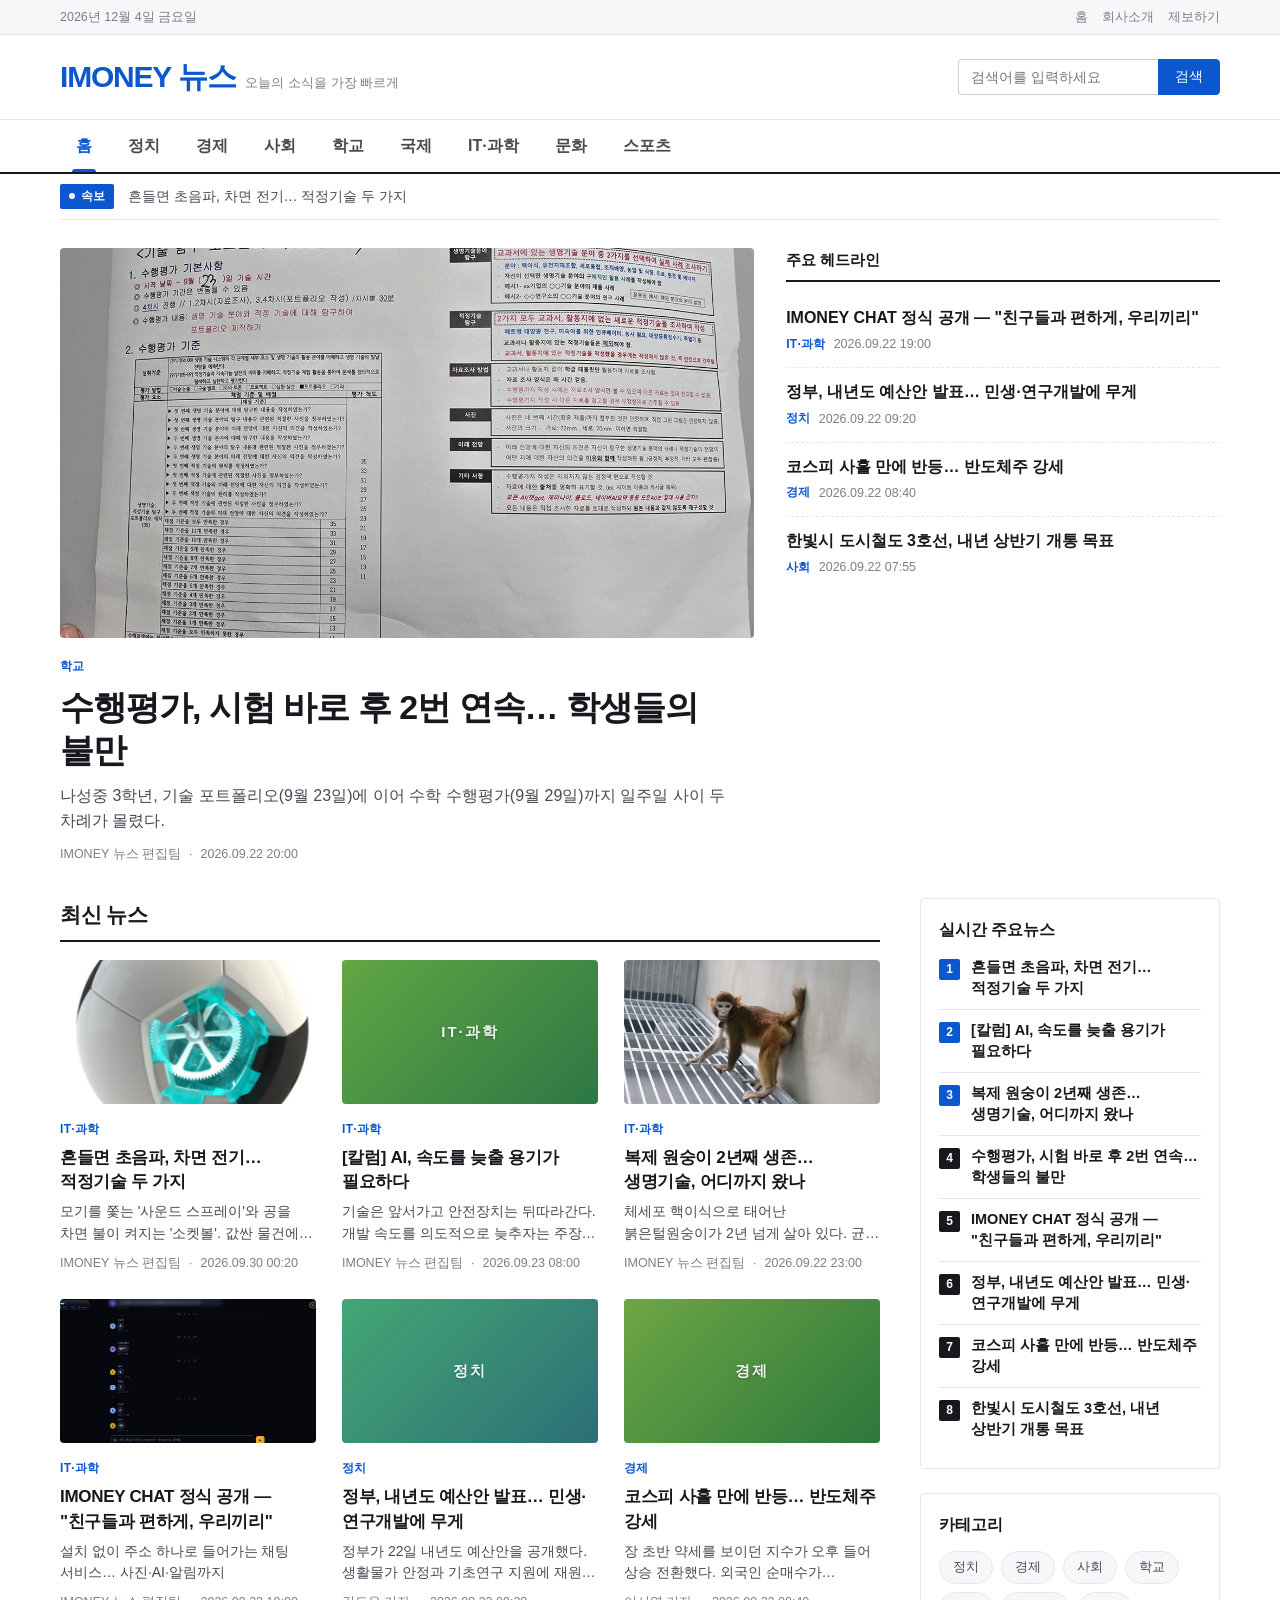
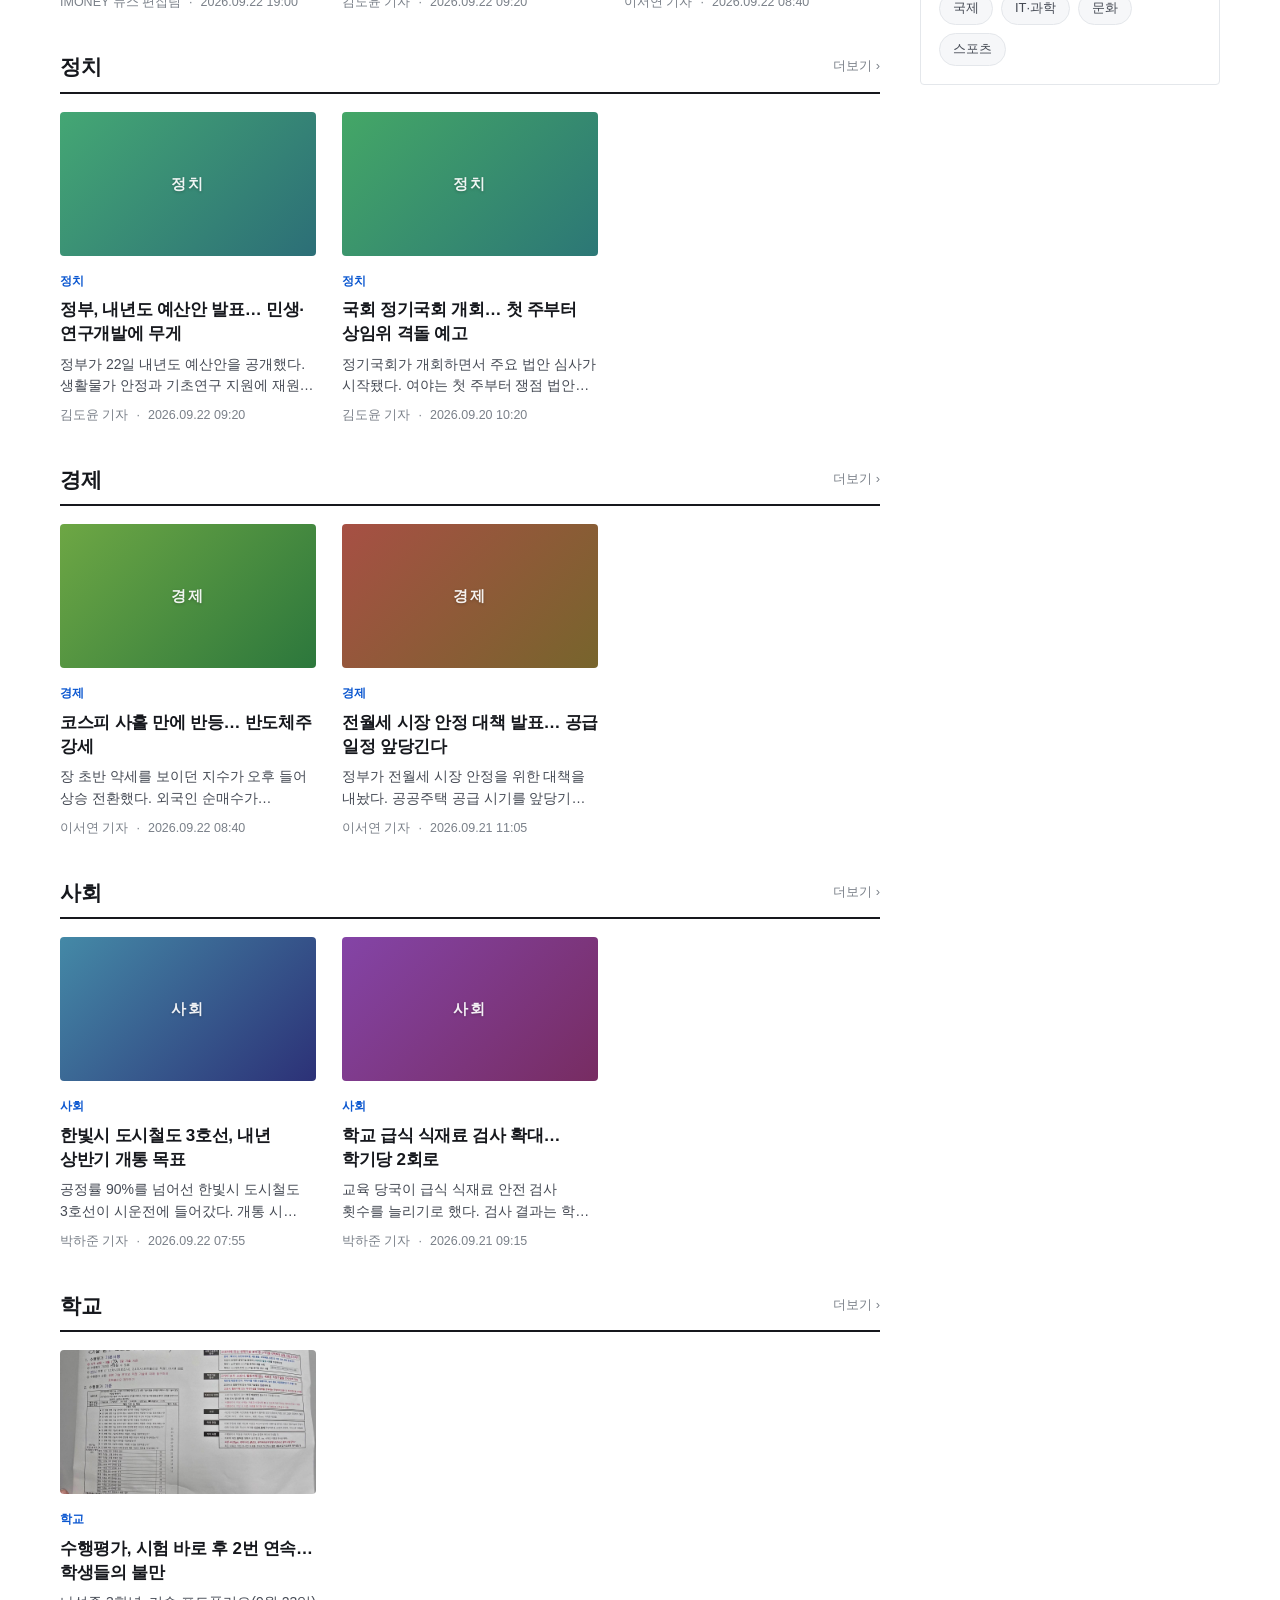
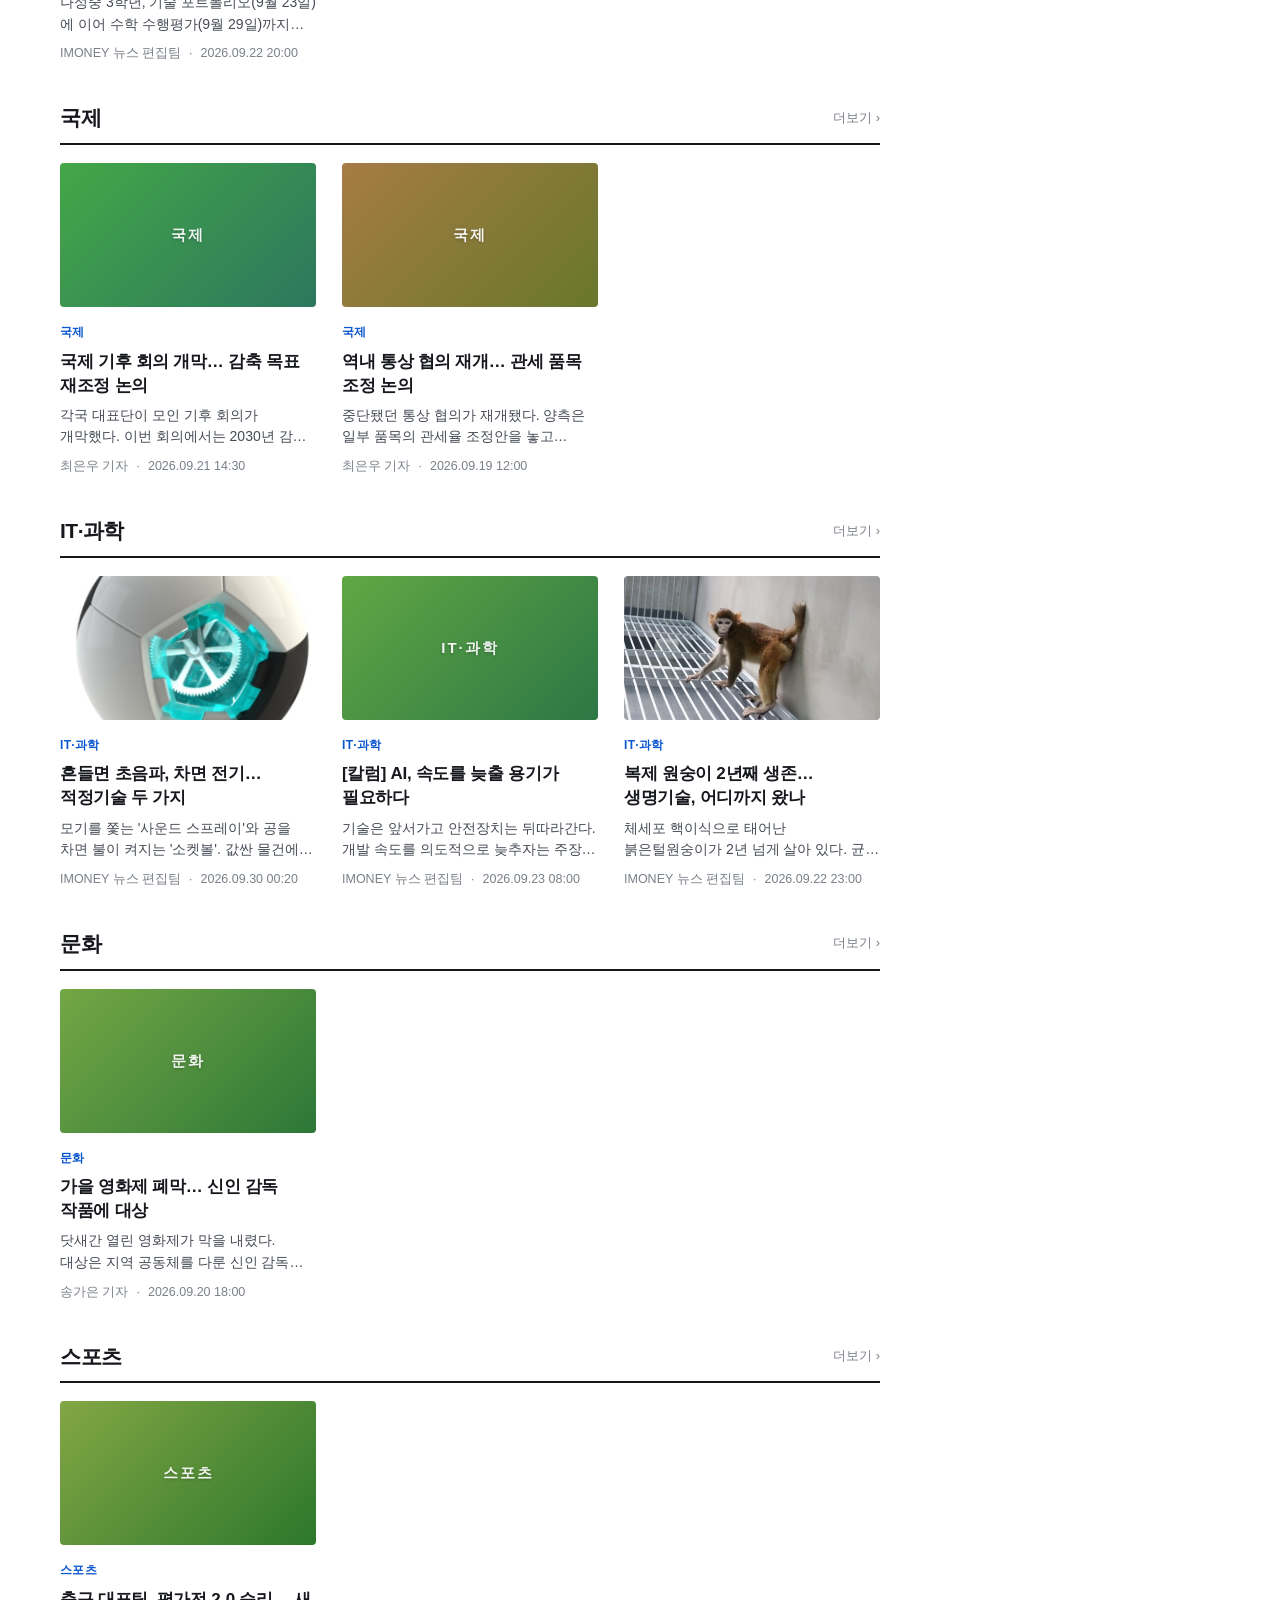
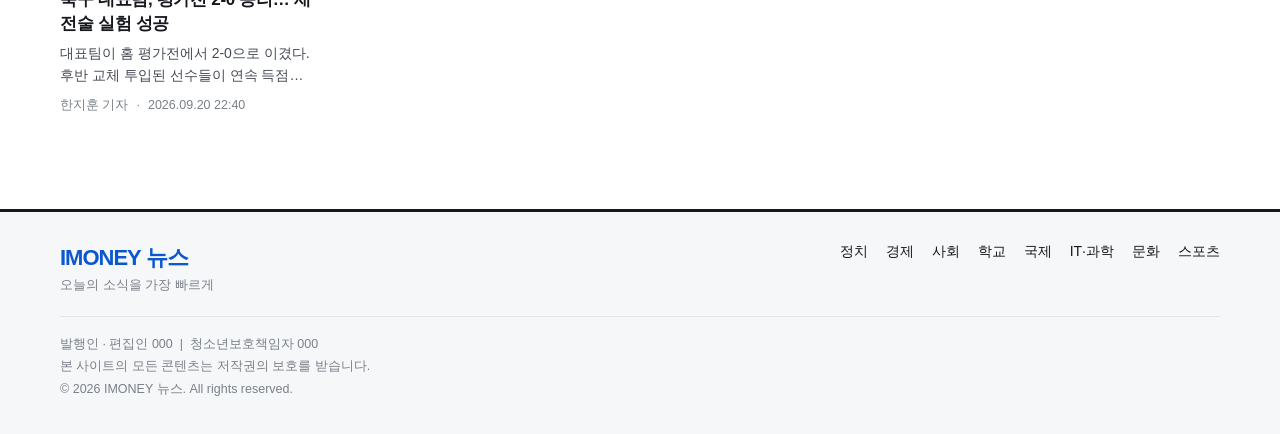
<file: index.html>
<!DOCTYPE html>
<html lang="ko">
<head>
<meta charset="utf-8">
<meta name="viewport" content="width=device-width, initial-scale=1">
<title>IMONEY 뉴스</title>
<meta name="description" content="오늘의 소식을 가장 빠르게 전하는 IMONEY 뉴스">
<link rel="stylesheet" href="assets/style.css">
</head>
<body data-page="home">

  <div id="site-header"></div>

  <div class="wrap">
    <div id="ticker"></div>

    <!-- 톱기사 + 헤드라인 -->
    <div class="hero" id="hero"></div>

    <div class="with-side" style="margin-top:34px">
      <div id="home-main">
        <!-- 최신 뉴스 -->
        <section class="section" style="margin-top:0">
          <div class="section-head"><h2>최신 뉴스</h2></div>
          <div id="latest"></div>
        </section>

        <!-- 카테고리별 섹션 -->
        <div id="cat-sections"></div>
      </div>

      <aside>
        <div class="side-box">
          <h3>실시간 주요뉴스</h3>
          <div id="rank"></div>
        </div>
        <div class="side-box">
          <h3>카테고리</h3>
          <div id="side-cats"></div>
        </div>
      </aside>
    </div>
  </div>

  <footer class="footer" id="site-footer"></footer>

  <script src="assets/site.js"></script>
</body>
</html>
</file>
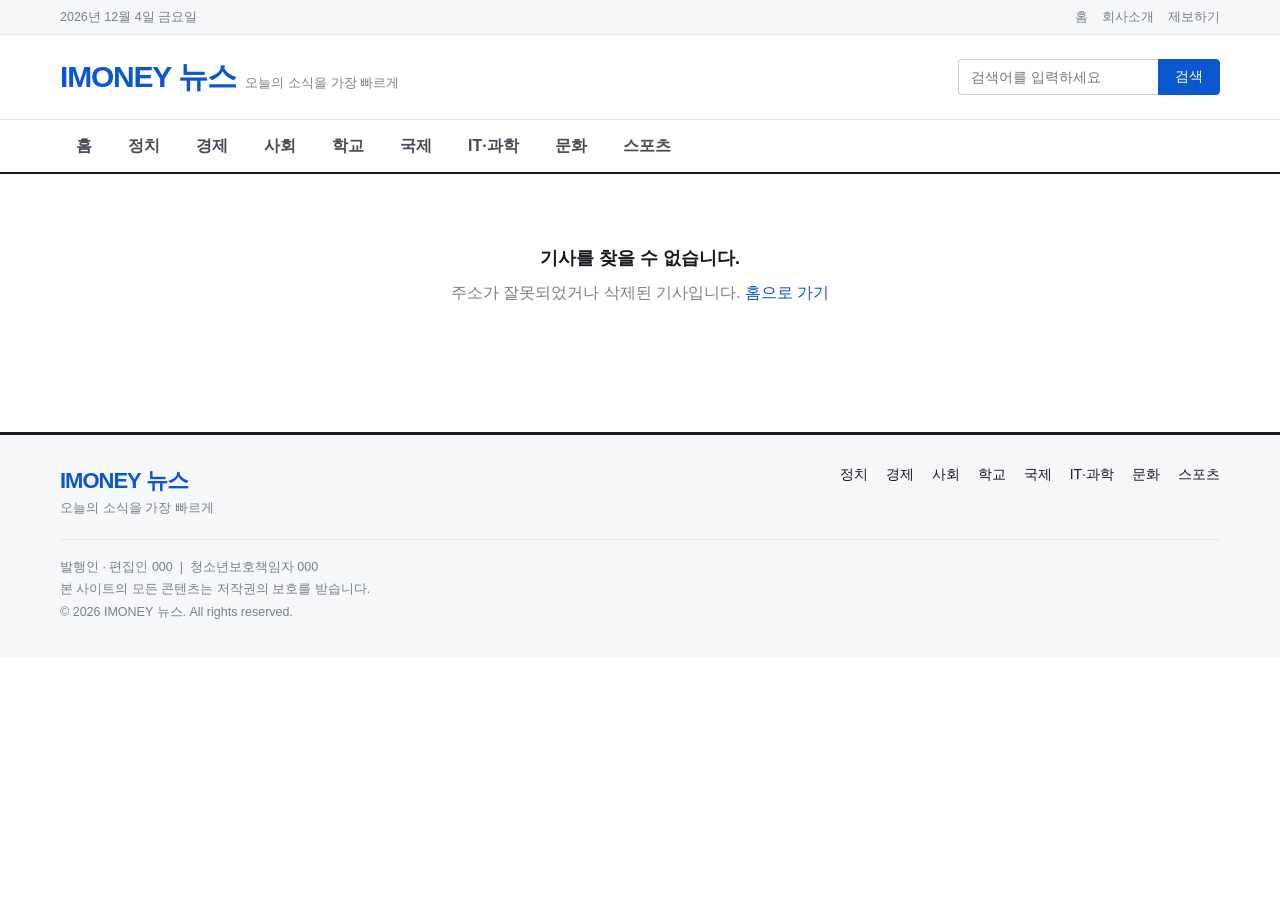
<file: article.html>
<!DOCTYPE html>
<html lang="ko">
<head>
<meta charset="utf-8">
<meta name="viewport" content="width=device-width, initial-scale=1">
<title>기사 - IMONEY 뉴스</title>
<link rel="stylesheet" href="assets/style.css">
</head>
<body data-page="article">

  <div id="site-header"></div>

  <div class="wrap">
    <div id="article-root"></div>
  </div>

  <footer class="footer" id="site-footer"></footer>

  <script src="assets/site.js"></script>
</body>
</html>
</file>
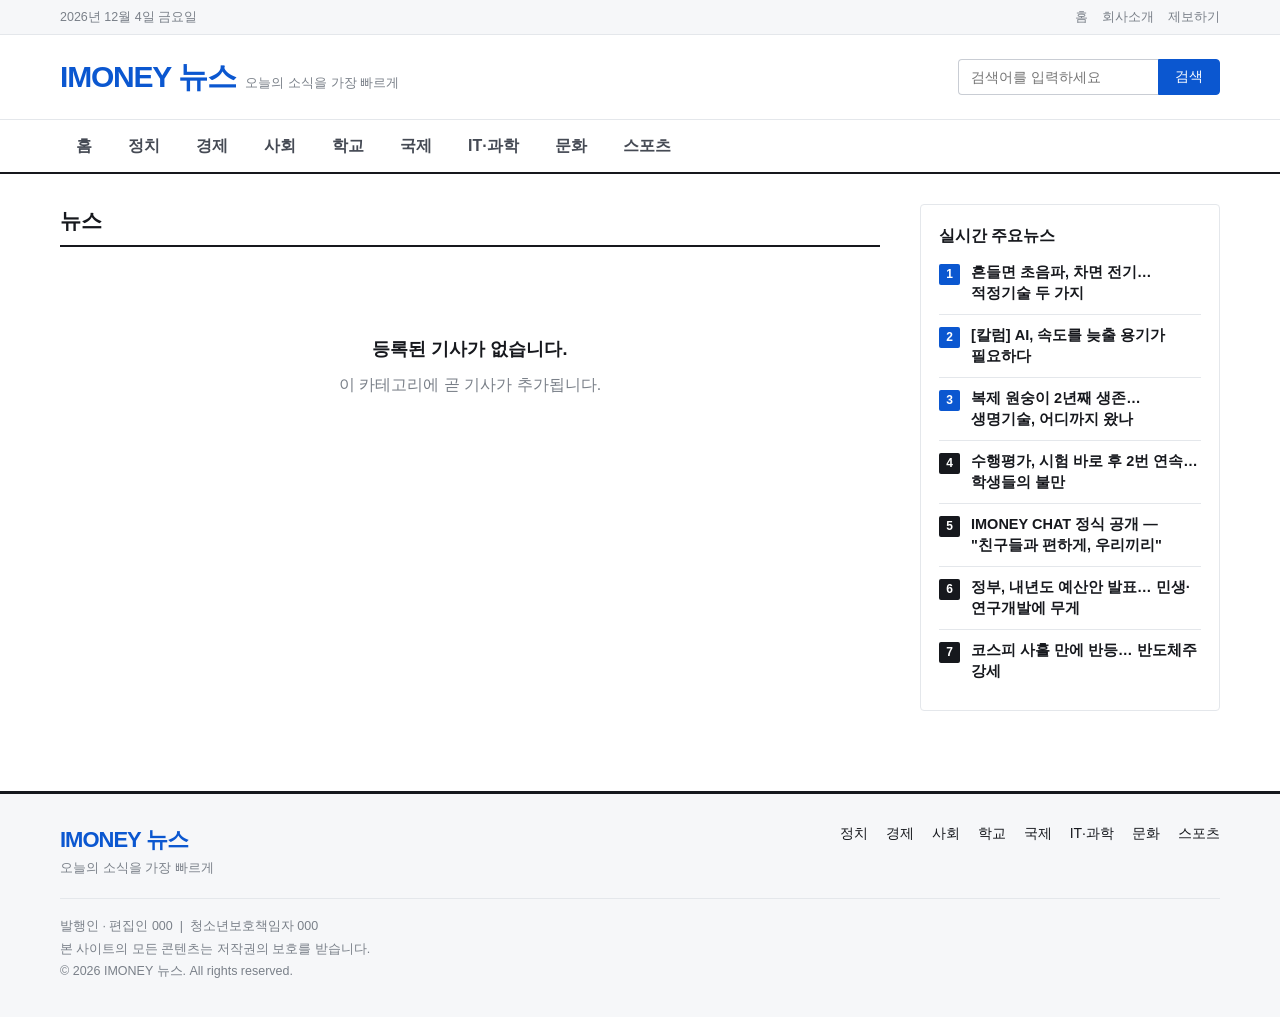
<file: category.html>
<!DOCTYPE html>
<html lang="ko">
<head>
<meta charset="utf-8">
<meta name="viewport" content="width=device-width, initial-scale=1">
<title>카테고리 - IMONEY 뉴스</title>
<link rel="stylesheet" href="assets/style.css">
</head>
<body data-page="category">

  <div id="site-header"></div>

  <div class="wrap">
    <div class="with-side" style="margin-top:30px">
      <div>
        <div class="section-head">
          <h2 id="cat-title">카테고리</h2>
          <span style="font-size:13px;color:var(--muted)" id="cat-count"></span>
        </div>
        <div id="cat-list"></div>
      </div>

      <aside>
        <div class="side-box">
          <h3>실시간 주요뉴스</h3>
          <div id="rank"></div>
        </div>
      </aside>
    </div>
  </div>

  <footer class="footer" id="site-footer"></footer>

  <script src="assets/site.js"></script>
</body>
</html>
</file>
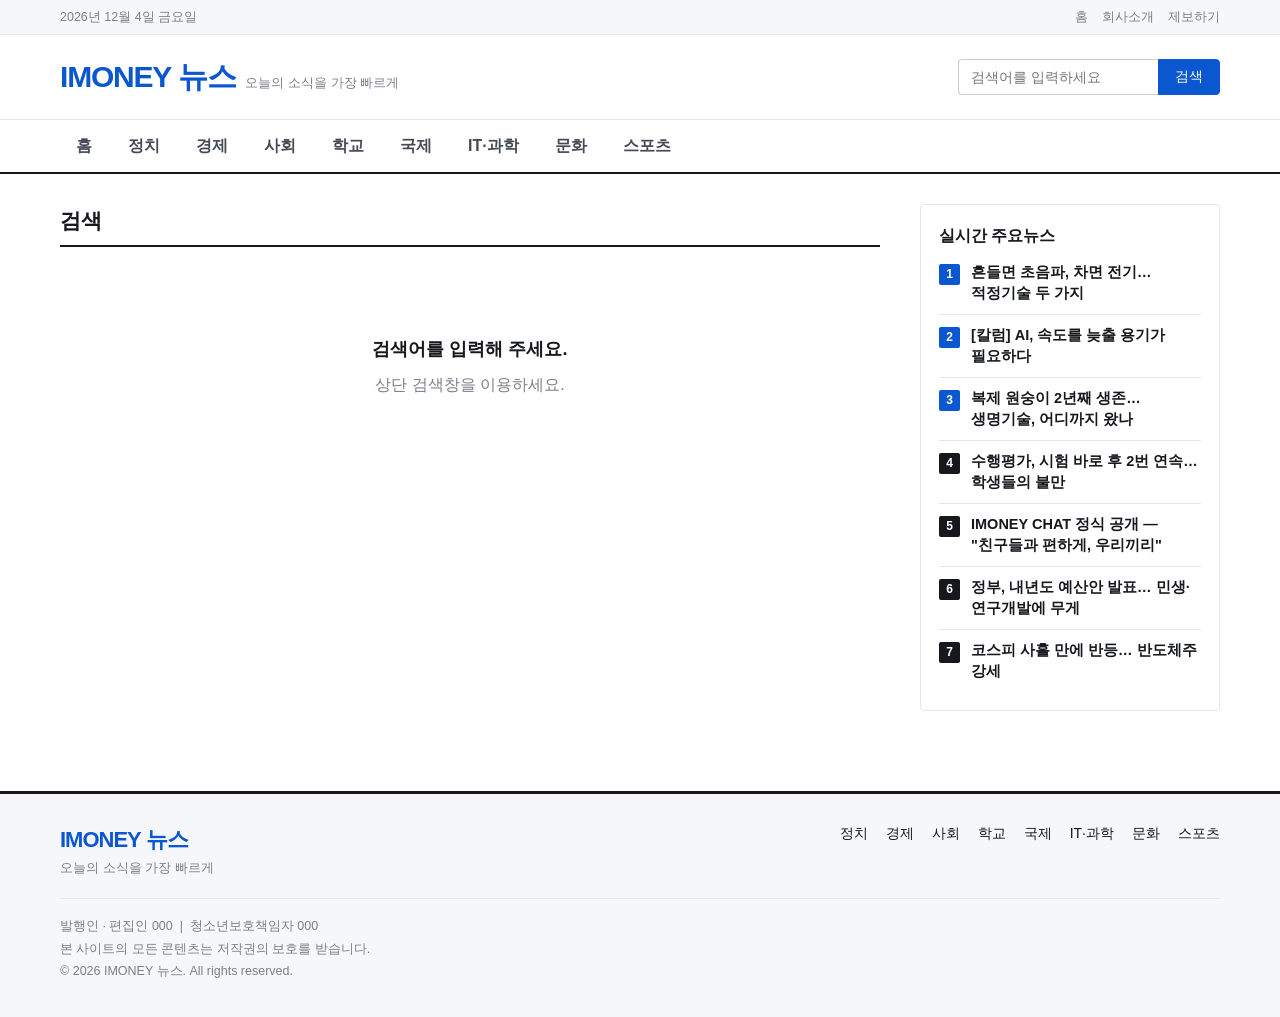
<file: search.html>
<!DOCTYPE html>
<html lang="ko">
<head>
<meta charset="utf-8">
<meta name="viewport" content="width=device-width, initial-scale=1">
<title>검색 - IMONEY 뉴스</title>
<link rel="stylesheet" href="assets/style.css">
</head>
<body data-page="search">

  <div id="site-header"></div>

  <div class="wrap">
    <div class="with-side" style="margin-top:30px">
      <div>
        <div class="section-head">
          <h2 id="search-title">검색</h2>
          <span style="font-size:13px;color:var(--muted)" id="search-count"></span>
        </div>
        <div id="search-list"></div>
      </div>

      <aside>
        <div class="side-box">
          <h3>실시간 주요뉴스</h3>
          <div id="rank"></div>
        </div>
      </aside>
    </div>
  </div>

  <footer class="footer" id="site-footer"></footer>

  <script src="assets/site.js"></script>
</body>
</html>
</file>
<file: assets/style.css>
/* ============================================================
   데일리 뉴스 - 스타일시트
   색상·글꼴을 바꾸려면 아래 :root 값만 수정하면 됩니다.
   ============================================================ */

:root {
  --accent: #0b57d0;          /* 포인트 색(파랑) */
  --accent-dark: #083f9c;
  --ink: #16181d;             /* 기본 글자색 */
  --ink-2: #454a54;
  --muted: #7a8089;           /* 날짜·기자명 등 */
  --line: #e4e7eb;            /* 구분선 */
  --line-strong: #c9cdd4;
  --bg: #ffffff;
  --bg-soft: #f6f7f9;
  --max: 1200px;              /* 본문 최대 폭 */
  --radius: 4px;
}

* { box-sizing: border-box; }

html { -webkit-text-size-adjust: 100%; }

body {
  margin: 0;
  background: var(--bg);
  color: var(--ink);
  font-family: "Pretendard", "Noto Sans KR", -apple-system, BlinkMacSystemFont,
               "Segoe UI", "Malgun Gothic", "맑은 고딕", sans-serif;
  font-size: 16px;
  line-height: 1.6;
  word-break: keep-all;
}

a { color: inherit; text-decoration: none; }
a:hover { color: var(--accent); }
img { max-width: 100%; display: block; }

.wrap { max-width: var(--max); margin: 0 auto; padding: 0 20px; }

/* ---------- 상단 얇은 바 ---------- */
.topbar {
  border-bottom: 1px solid var(--line);
  background: var(--bg-soft);
  font-size: 12.5px;
  color: var(--muted);
}
.topbar .wrap {
  display: flex; align-items: center; justify-content: space-between;
  height: 34px;
}
.topbar-links { display: flex; gap: 14px; }

/* ---------- 헤더 ---------- */
.masthead { border-bottom: 1px solid var(--line); }
.masthead .wrap {
  display: flex; align-items: center; justify-content: space-between;
  gap: 20px; padding-top: 18px; padding-bottom: 18px;
}
.logo { display: flex; align-items: baseline; gap: 10px; }
.logo-mark {
  font-size: 30px; font-weight: 900; letter-spacing: -1.2px;
  color: var(--accent);
}
.logo-tagline { font-size: 13px; color: var(--muted); }

.searchbox { display: flex; align-items: center; gap: 0; }
.searchbox input {
  width: 200px; height: 36px; padding: 0 12px;
  border: 1px solid var(--line-strong); border-right: 0;
  border-radius: var(--radius) 0 0 var(--radius);
  font-size: 14px; font-family: inherit; outline: none; background: #fff;
}
.searchbox input:focus { border-color: var(--accent); }
.searchbox button {
  height: 36px; padding: 0 16px; cursor: pointer;
  border: 1px solid var(--accent); background: var(--accent); color: #fff;
  border-radius: 0 var(--radius) var(--radius) 0;
  font-size: 14px; font-family: inherit;
}
.searchbox button:hover { background: var(--accent-dark); border-color: var(--accent-dark); }

/* ---------- 카테고리 내비 ---------- */
.nav {
  border-bottom: 2px solid var(--ink);
  position: sticky; top: 0; z-index: 50; background: var(--bg);
}
.nav .wrap { display: flex; gap: 4px; overflow-x: auto; }
.nav .wrap::-webkit-scrollbar { height: 0; }
.nav a {
  position: relative;
  padding: 13px 16px; font-size: 16px; font-weight: 700;
  white-space: nowrap; color: var(--ink-2);
  transition: color .2s;
}
/* 메뉴 밑줄 : 가운데서 양옆으로 퍼진다 */
.nav a::after {
  content: ""; position: absolute; left: 12px; right: 12px; bottom: 0; height: 3px;
  background: var(--accent); border-radius: 3px 3px 0 0;
  transform: scaleX(0); transition: transform .28s cubic-bezier(.2,.7,.2,1);
}
.nav a:hover { color: var(--accent); }
.nav a:hover::after, .nav a.is-active::after { transform: scaleX(1); }
.nav a.is-active { color: var(--accent); }

/* ---------- 속보 띠 ---------- */
.ticker {
  display: flex; align-items: center; gap: 14px;
  border-bottom: 1px solid var(--line); padding: 10px 0; font-size: 14px;
}
.ticker-label {
  flex: none; background: var(--accent); color: #fff;
  font-size: 12px; font-weight: 800; padding: 3px 9px; border-radius: 2px;
}
.ticker-item { color: var(--ink-2); overflow: hidden; text-overflow: ellipsis; white-space: nowrap; }

/* ---------- 썸네일 ---------- */
.thumb {
  position: relative; display: block; width: 100%;
  aspect-ratio: 16 / 9; overflow: hidden; background: var(--bg-soft);
  border-radius: var(--radius);
}
.thumb img { width: 100%; height: 100%; object-fit: cover; transition: transform .25s; }
a:hover .thumb img { transform: scale(1.03); }
.thumb-ph {
  width: 100%; height: 100%;
  display: flex; align-items: center; justify-content: center;
  color: rgba(255,255,255,.92); font-weight: 800; letter-spacing: 2px;
  font-size: 15px; text-shadow: 0 1px 3px rgba(0,0,0,.25);
}

/* ---------- 공통 메타 ---------- */
.meta { font-size: 12.5px; color: var(--muted); display: flex; gap: 8px; align-items: center; flex-wrap: wrap; }
.meta .dot::before { content: "·"; }
.cat-tag {
  display: inline-block; font-size: 12px; font-weight: 800;
  color: var(--accent); letter-spacing: .3px;
}

/* ---------- 섹션 제목 ---------- */
.section { margin: 38px 0; }
.section-head {
  display: flex; align-items: center; justify-content: space-between;
  border-bottom: 2px solid var(--ink); padding-bottom: 8px; margin-bottom: 18px;
}
.section-head h2 { margin: 0; font-size: 21px; font-weight: 900; letter-spacing: -.5px; }
.section-head a { font-size: 13px; color: var(--muted); }

/* ---------- 홈 상단(톱기사 + 헤드라인) ---------- */
.hero { display: grid; grid-template-columns: 1.6fr 1fr; gap: 32px; margin: 28px 0 10px; }
.hero-main .thumb { aspect-ratio: 16 / 9; margin-bottom: 14px; }
.hero-main h1 {
  margin: 8px 0 10px; font-size: 34px; line-height: 1.28;
  font-weight: 900; letter-spacing: -1px;
}
.hero-main p { margin: 0 0 10px; color: var(--ink-2); font-size: 16px; }

.hero-side { display: flex; flex-direction: column; }
.hero-side h3 {
  margin: 0 0 12px; font-size: 15px; font-weight: 900;
  border-bottom: 2px solid var(--ink); padding-bottom: 8px;
}
.headline-list { list-style: none; margin: 0; padding: 0; }
.headline-list li { padding: 13px 0; border-bottom: 1px dashed var(--line); }
.headline-list li:last-child { border-bottom: 0; }
.headline-list .t { font-size: 16px; font-weight: 700; line-height: 1.4; display: block; margin-bottom: 5px; }

/* ---------- 카드 그리드 ---------- */
.grid { display: grid; gap: 26px; }
.grid-3 { grid-template-columns: repeat(3, 1fr); }
.grid-4 { grid-template-columns: repeat(4, 1fr); }
.grid-2 { grid-template-columns: repeat(2, 1fr); }

.card .thumb { margin-bottom: 11px; }
.card h3 { margin: 6px 0 7px; font-size: 17px; line-height: 1.42; font-weight: 700; letter-spacing: -.3px; }
.card p { margin: 0 0 8px; font-size: 14px; color: var(--ink-2); line-height: 1.55;
  display: -webkit-box; -webkit-line-clamp: 2; -webkit-box-orient: vertical; overflow: hidden; }

/* ---------- 본문 + 사이드바 레이아웃 ---------- */
.with-side { display: grid; grid-template-columns: 1fr 300px; gap: 40px; align-items: start; }

.side-box { border: 1px solid var(--line); border-radius: var(--radius); padding: 18px; margin-bottom: 24px; }
.side-box h3 { margin: 0 0 14px; font-size: 16px; font-weight: 900; }
.rank-list { list-style: none; margin: 0; padding: 0; counter-reset: r; }
.rank-list li { display: flex; gap: 11px; padding: 10px 0; border-top: 1px solid var(--line); align-items: flex-start; }
.rank-list li:first-child { border-top: 0; padding-top: 0; }
.rank-num {
  flex: none; width: 21px; height: 21px; border-radius: 2px;
  background: var(--ink); color: #fff; font-size: 12px; font-weight: 800;
  display: flex; align-items: center; justify-content: center; margin-top: 2px;
}
.rank-list li:nth-child(-n+3) .rank-num { background: var(--accent); }
.rank-list .t { font-size: 14.5px; line-height: 1.45; font-weight: 600; }

/* ---------- 리스트형(카테고리·검색) ---------- */
.list-item {
  display: grid; grid-template-columns: 220px 1fr; gap: 20px;
  padding: 22px 0; border-bottom: 1px solid var(--line);
}
.list-item:first-child { padding-top: 0; }
.list-item h3 { margin: 0 0 8px; font-size: 20px; line-height: 1.38; font-weight: 800; letter-spacing: -.4px; }
.list-item p { margin: 0 0 10px; color: var(--ink-2); font-size: 14.5px;
  display: -webkit-box; -webkit-line-clamp: 2; -webkit-box-orient: vertical; overflow: hidden; }

/* ---------- 기사 상세 ---------- */
.article { max-width: 100%; }
.crumb { font-size: 13px; color: var(--muted); margin: 22px 0 14px; }
.crumb a { color: var(--muted); }
.article-head { border-bottom: 1px solid var(--line); padding-bottom: 18px; margin-bottom: 24px; }
.article-head h1 {
  margin: 10px 0 14px; font-size: 32px; line-height: 1.34;
  font-weight: 900; letter-spacing: -1px;
}
.article-head .lead { margin: 0 0 16px; font-size: 17px; color: var(--ink-2); line-height: 1.62; }
.byline { display: flex; justify-content: space-between; align-items: center; flex-wrap: wrap; gap: 8px; font-size: 13px; color: var(--muted); }

.article-body { font-size: 17.5px; line-height: 1.85; color: #22252b; }
.article-body p { margin: 0 0 22px; }
.article-body h2 {
  margin: 36px 0 14px; font-size: 21px; font-weight: 900; letter-spacing: -.5px;
  padding-left: 12px; border-left: 4px solid var(--accent);
}
.article-body blockquote {
  margin: 28px 0; padding: 18px 22px; background: var(--bg-soft);
  border-left: 3px solid var(--accent); font-size: 17px; color: var(--ink-2);
}
.article-body figure { margin: 28px 0; }
.article-body figure img {
  border-radius: var(--radius);
  max-height: 78vh;        /* 세로로 긴 사진이 화면을 다 차지하지 않도록 */
  width: auto;
  margin: 0 auto;
}
.article-body figcaption { margin-top: 8px; font-size: 13px; color: var(--muted); }
.article-body .sample-note {
  margin-top: 32px; font-size: 13px; color: var(--muted);
  border-top: 1px dashed var(--line); padding-top: 14px;
}
.article-hero { margin: 0 0 26px; }
.article-hero .thumb { aspect-ratio: 16 / 9; }
.article-hero figcaption { margin-top: 8px; font-size: 13px; color: var(--muted); }

.tag-row { display: flex; flex-wrap: wrap; gap: 8px; margin: 30px 0; }
.tag {
  font-size: 13px; color: var(--ink-2); background: var(--bg-soft);
  border: 1px solid var(--line); border-radius: 99px; padding: 5px 13px;
}
.tag:hover { border-color: var(--accent); color: var(--accent); }

.prevnext { display: grid; grid-template-columns: 1fr 1fr; gap: 16px; margin: 30px 0; }
.prevnext a {
  border: 1px solid var(--line); border-radius: var(--radius); padding: 14px 16px;
}
.prevnext a:hover { border-color: var(--accent); }
.prevnext .lbl { display: block; font-size: 12px; color: var(--muted); margin-bottom: 5px; }
.prevnext .t { font-size: 15px; font-weight: 700; line-height: 1.4; }
.prevnext .next { text-align: right; }

/* ---------- 푸터 ---------- */
.footer { margin-top: 56px; border-top: 3px solid var(--ink); background: var(--bg-soft); }
.footer .wrap { padding-top: 28px; padding-bottom: 34px; }
.footer-top { display: flex; justify-content: space-between; gap: 24px; flex-wrap: wrap; margin-bottom: 20px; }
.footer-logo { font-size: 22px; font-weight: 900; color: var(--accent); letter-spacing: -1px; }
.footer-nav { display: flex; flex-wrap: wrap; gap: 8px 18px; font-size: 14px; }
.footer-info { font-size: 12.5px; color: var(--muted); line-height: 1.8; border-top: 1px solid var(--line); padding-top: 16px; }

/* ---------- 빈 상태 ---------- */
.empty { padding: 70px 0; text-align: center; color: var(--muted); }
.empty strong { display: block; font-size: 18px; color: var(--ink); margin-bottom: 8px; }

/* ---------- 반응형 ---------- */
@media (max-width: 900px) {
  .hero { grid-template-columns: 1fr; gap: 26px; }
  .hero-main h1 { font-size: 27px; }
  .with-side { grid-template-columns: 1fr; gap: 10px; }
  .grid-3, .grid-4 { grid-template-columns: repeat(2, 1fr); }
  .article-head h1 { font-size: 26px; }
  .article-body { font-size: 16.5px; }
}

@media (max-width: 620px) {
  .wrap { padding: 0 16px; }
  .masthead .wrap { flex-direction: column; align-items: flex-start; gap: 12px; }
  .searchbox { width: 100%; }
  .searchbox input { flex: 1; width: auto; }
  .grid-3, .grid-4, .grid-2 { grid-template-columns: 1fr; }
  .list-item { grid-template-columns: 120px 1fr; gap: 14px; }
  .list-item h3 { font-size: 16px; }
  .list-item p { display: none; }
  .hero-main h1 { font-size: 23px; }
  .prevnext { grid-template-columns: 1fr; }
  .topbar-links { display: none; }
}

/* ============================================================
   애니메이션
   (기기에서 "동작 줄이기"를 켠 사람에게는 맨 아래 규칙으로 모두 꺼진다)
   ============================================================ */

/* 스크롤하면 아래에서 떠오르기 — site.js 가 .reveal / .is-in 을 붙였다 뗀다 */
.reveal { opacity: 0; }
.reveal.is-in { animation: rise .65s cubic-bezier(.2,.7,.2,1) var(--d, 0s) both; }
@keyframes rise {
  from { opacity: 0; transform: translateY(18px); }
  to   { opacity: 1; transform: none; }
}

/* 카드에 마우스를 올리면 살짝 떠오르고 사진에 그림자 */
.card, .hero-main { transition: transform .25s ease; }
.card:hover, .hero-main:hover { transform: translateY(-3px); }
.thumb { transition: box-shadow .25s ease; }
a:hover .thumb { box-shadow: 0 14px 26px -16px rgba(0,0,0,.5); }

.searchbox button { transition: background-color .2s, border-color .2s; }
.tag { transition: color .2s, border-color .2s; }

/* 속보 띠 : 최신 기사 5건이 위로 넘어가며 바뀐다 */
.ticker-window { position: relative; flex: 1; min-width: 0; height: 1.6em; overflow: hidden; }
.ticker-window .ticker-item {
  position: absolute; inset: 0; display: block; line-height: 1.6em;
  transform: translateY(100%); opacity: 0; visibility: hidden;
  transition: transform .5s ease, opacity .5s ease, visibility 0s linear .5s;
}
.ticker-window .ticker-item.is-active,
.ticker-window .ticker-item.is-leaving {
  visibility: visible;
  transition: transform .5s ease, opacity .5s ease, visibility 0s;
}
.ticker-window .ticker-item.is-active  { transform: none; opacity: 1; }
.ticker-window .ticker-item.is-leaving { transform: translateY(-100%); opacity: 0; }

/* 속보 배지 안의 깜빡이는 점 */
.live-dot {
  display: inline-block; width: 6px; height: 6px; border-radius: 50%;
  background: #fff; margin-right: 6px; vertical-align: 1px;
  animation: pulse 1.6s ease-in-out infinite;
}
@keyframes pulse { 0%, 100% { opacity: 1; } 50% { opacity: .25; } }

/* 기사 페이지 맨 위 읽기 진행 막대 */
.read-progress {
  position: fixed; top: 0; left: 0; right: 0; height: 3px; z-index: 100;
  background: var(--accent); transform-origin: 0 50%; transform: scaleX(0);
}

@media (prefers-reduced-motion: reduce) {
  *, *::before, *::after {
    animation-duration: .001ms !important; animation-iteration-count: 1 !important;
    transition-duration: .001ms !important; transition-delay: 0s !important;
  }
  .reveal { opacity: 1; }
}

/* 긴 주소(출처 링크 등)가 화면 폭을 밀어내지 않도록 */
.with-side > * { min-width: 0; }
.article-body a { overflow-wrap: anywhere; }
</file>
